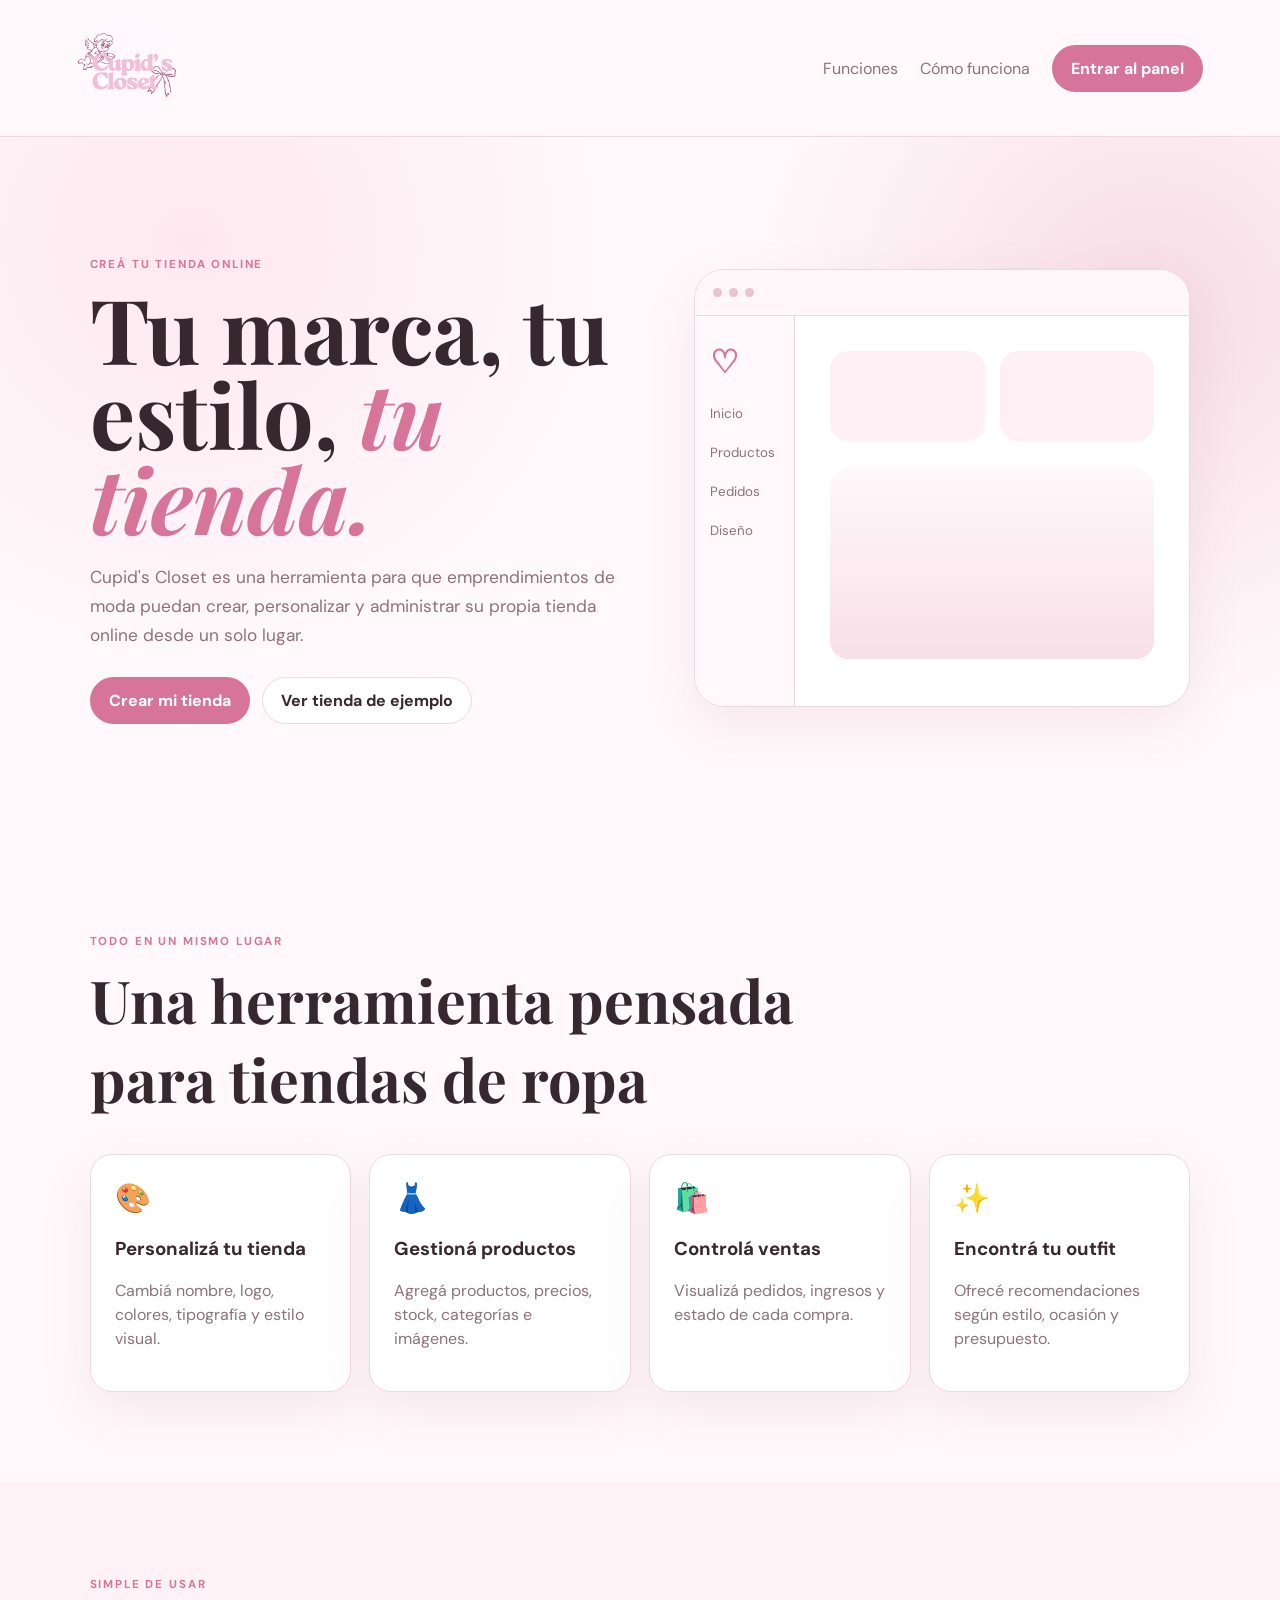
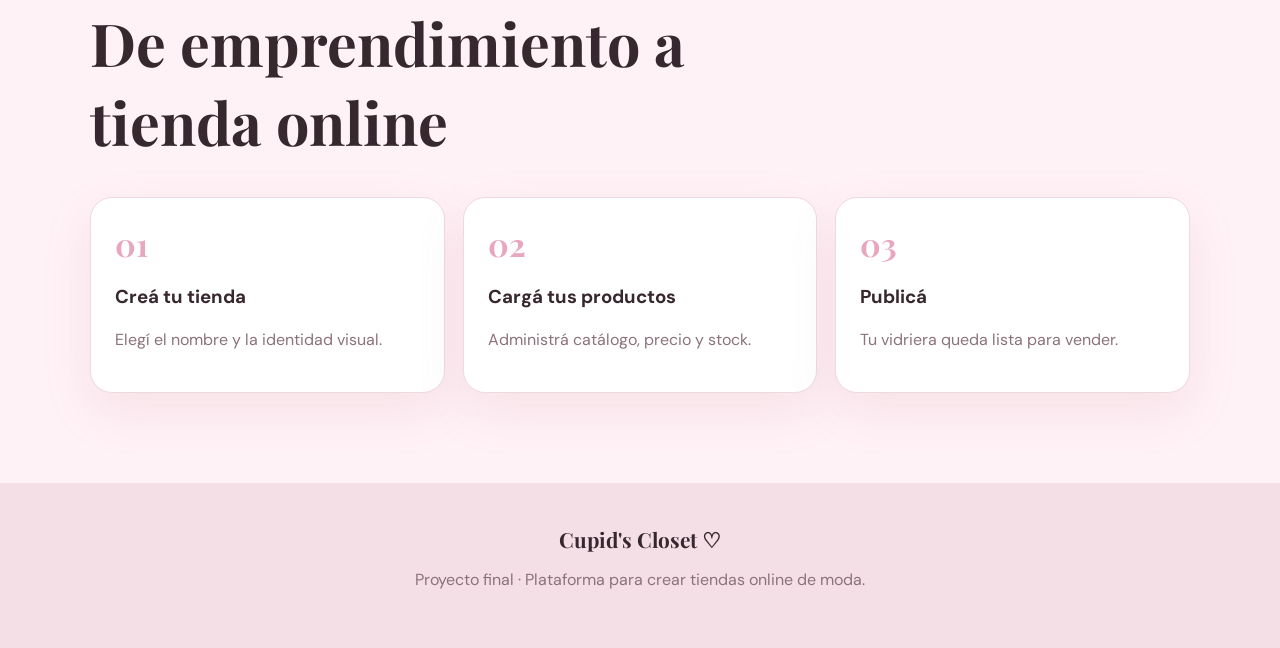
<file: index.html>
<!DOCTYPE html>
<html lang="es">
<head>
  <meta charset="UTF-8">
  <meta name="viewport" content="width=device-width, initial-scale=1.0">
  <title>Cupid's Closet | Crea tu tienda</title>
  <link rel="preconnect" href="https://fonts.googleapis.com">
  <link rel="preconnect" href="https://fonts.gstatic.com" crossorigin>
  <link href="https://fonts.googleapis.com/css2?family=DM+Sans:wght@400;500;600;700&family=Playfair+Display:ital,wght@0,600;1,600&display=swap" rel="stylesheet">
  <link rel="stylesheet" href="estilos.css">
</head>
<body class="landing-body">
  <header class="landing-header">
    <a href="index.html">
<img
src="/cupidscloset.jpg"
alt="Cupid's Closet"
style="
width: 100px;
height: 100px;
max-width: 100px;
max-height:100px; 
border-radius: 50%;
object-fit: cover;
display: block;
"
>
</a>
    <nav>
      <a href="#funciones">Funciones</a>
      <a href="#como-funciona">Cómo funciona</a>
      <a class="mini-btn" href="dashboard.html">Entrar al panel</a>
    </nav>
  </header>

  <main>
    <section class="landing-hero">
      <div>
        <span class="eyebrow">CREÁ TU TIENDA ONLINE</span>
        <h1>Tu marca, tu estilo, <em>tu tienda.</em></h1>
        <p>
          Cupid's Closet es una herramienta para que emprendimientos de moda puedan
          crear, personalizar y administrar su propia tienda online desde un solo lugar.
        </p>
        <div class="hero-buttons">
          <a class="btn primary" href="dashboard.html">Crear mi tienda</a>
          <a class="btn secondary" href="tienda.html">Ver tienda de ejemplo</a>
        </div>
      </div>

      <div class="mockup-card">
        <div class="mockup-top">
          <span></span><span></span><span></span>
        </div>
        <div class="mockup-content">
          <aside>
            <strong>♡</strong>
            <small>Inicio</small>
            <small>Productos</small>
            <small>Pedidos</small>
            <small>Diseño</small>
          </aside>
          <section>
            <div class="mock-stat"></div>
            <div class="mock-stat"></div>
            <div class="mock-chart"></div>
          </section>
        </div>
      </div>
    </section>

    <section id="funciones" class="landing-section">
      <div class="section-title">
        <span class="eyebrow">TODO EN UN MISMO LUGAR</span>
        <h2>Una herramienta pensada para tiendas de ropa</h2>
      </div>
      <div class="feature-grid">
        <article>
          <span>🎨</span>
          <h3>Personalizá tu tienda</h3>
          <p>Cambiá nombre, logo, colores, tipografía y estilo visual.</p>
        </article>
        <article>
          <span>👗</span>
          <h3>Gestioná productos</h3>
          <p>Agregá productos, precios, stock, categorías e imágenes.</p>
        </article>
        <article>
          <span>🛍️</span>
          <h3>Controlá ventas</h3>
          <p>Visualizá pedidos, ingresos y estado de cada compra.</p>
        </article>
        <article>
          <span>✨</span>
          <h3>Encontrá tu outfit</h3>
          <p>Ofrecé recomendaciones según estilo, ocasión y presupuesto.</p>
        </article>
      </div>
    </section>

    <section id="como-funciona" class="steps-section">
      <div class="section-title">
        <span class="eyebrow">SIMPLE DE USAR</span>
        <h2>De emprendimiento a tienda online</h2>
      </div>
      <div class="steps">
        <article><b>01</b><h3>Creá tu tienda</h3><p>Elegí el nombre y la identidad visual.</p></article>
        <article><b>02</b><h3>Cargá tus productos</h3><p>Administrá catálogo, precio y stock.</p></article>
        <article><b>03</b><h3>Publicá</h3><p>Tu vidriera queda lista para vender.</p></article>
      </div>
    </section>
  </main>

  <footer>
    <strong>Cupid's Closet ♡</strong>
    <p>Proyecto final · Plataforma para crear tiendas online de moda.</p>
  </footer>
</body>
</html>
</file>
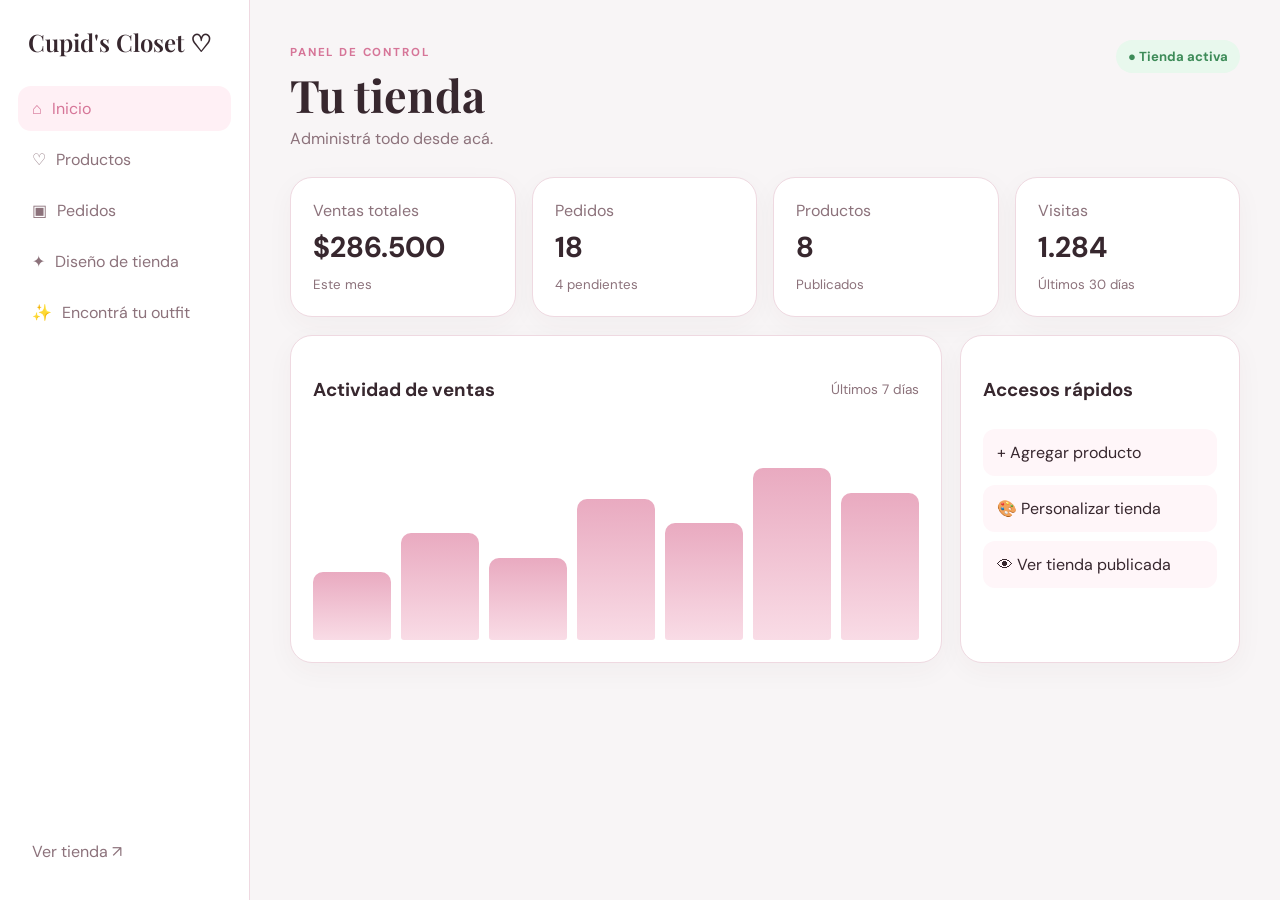
<file: dashboard.html>
<!DOCTYPE html>
<html lang="es">
<head>
  <meta charset="UTF-8">
  <meta name="viewport" content="width=device-width, initial-scale=1.0">
  <title>Panel | Cupid's Closet</title>
  <link rel="preconnect" href="https://fonts.googleapis.com">
  <link rel="preconnect" href="https://fonts.gstatic.com" crossorigin>
  <link href="https://fonts.googleapis.com/css2?family=DM+Sans:wght@400;500;600;700&family=Playfair+Display:ital,wght@0,600;1,600&display=swap" rel="stylesheet">
  <link rel="stylesheet" href="estilos.css">
</head>
<body class="dashboard-body">

  <aside class="sidebar">
    <a class="logo" href="index.html">Cupid's Closet ♡</a>

    <nav>
      <button class="nav-item active" data-target="inicio">⌂ <span>Inicio</span></button>
      <button class="nav-item" data-target="productos">♡ <span>Productos</span></button>
      <button class="nav-item" data-target="pedidos">▣ <span>Pedidos</span></button>
      <button class="nav-item" data-target="diseno">✦ <span>Diseño de tienda</span></button>
      <button class="nav-item" data-target="outfit">✨ <span>Encontrá tu outfit</span></button>
    </nav>

    <a class="view-store" href="tienda.html">Ver tienda ↗</a>
  </aside>

  <main class="dashboard-main">
    <section id="inicio" class="panel-section active">
      <div class="page-title">
        <div>
          <span class="eyebrow">PANEL DE CONTROL</span>
          <h1>Tu tienda</h1>
          <p>Administrá todo desde acá.</p>
        </div>
        <span class="status">● Tienda activa</span>
      </div>

      <div class="stats">
        <article><span>Ventas totales</span><strong>$286.500</strong><small>Este mes</small></article>
        <article><span>Pedidos</span><strong>18</strong><small>4 pendientes</small></article>
        <article><span>Productos</span><strong id="productCount">0</strong><small>Publicados</small></article>
        <article><span>Visitas</span><strong>1.284</strong><small>Últimos 30 días</small></article>
      </div>

      <div class="dashboard-grid">
        <article class="card">
          <div class="card-head"><h3>Actividad de ventas</h3><span>Últimos 7 días</span></div>
          <div class="bars">
            <i style="height:35%"></i><i style="height:55%"></i><i style="height:42%"></i>
            <i style="height:72%"></i><i style="height:60%"></i><i style="height:88%"></i><i style="height:75%"></i>
          </div>
        </article>

        <article class="card">
          <div class="card-head"><h3>Accesos rápidos</h3></div>
          <button class="quick" data-go="productos">+ Agregar producto</button>
          <button class="quick" data-go="diseno">🎨 Personalizar tienda</button>
          <a class="quick link" href="tienda.html">👁 Ver tienda publicada</a>
        </article>
      </div>
    </section>

    <section id="productos" class="panel-section">
      <div class="page-title">
        <div><span class="eyebrow">CATÁLOGO</span><h1>Productos</h1></div>
        <button class="btn primary" id="openProductForm">+ Nuevo producto</button>
      </div>

      <form id="productForm" class="card product-form hidden">
        <h3>Agregar producto</h3>
        <div class="form-grid">
          <label>Nombre<input id="nameInput" required placeholder="Ej: Top Rosé"></label>
          <label>Precio<input id="priceInput" required type="number" min="0" placeholder="25000"></label>
          <label>Stock<input id="stockInput" required type="number" min="0" value="1"></label>
          <label>Categoría
            <select id="categoryInput">
              <option value="tops">Tops</option>
              <option value="abrigos">Abrigos</option>
              <option value="pantalones">Pantalones</option>
              <option value="faldas">Faldas</option>
              <option value="vestidos">Vestidos</option>
              <option value="calzado">Calzado</option>
              <option value="accesorios">Accesorios</option>
            </select>
          </label>
          <label>Estilo
            <select id="styleInput">
              <option value="coquette">Coquette</option>
              <option value="y2k">Y2K</option>
              <option value="casual">Casual</option>
              <option value="elegante">Elegante</option>
            </select>
          </label>
          <label>URL de imagen<input id="imageInput" placeholder="Opcional"></label>
        </div>
        <div class="form-actions">
          <button class="btn secondary" type="button" id="cancelProduct">Cancelar</button>
          <button class="btn primary" type="submit">Guardar producto</button>
        </div>
      </form>

      <div class="card">
        <div class="table-head">
          <strong>Producto</strong><strong>Categoría</strong><strong>Stock</strong><strong>Precio</strong><strong></strong>
        </div>
        <div id="productTable"></div>
      </div>
    </section>

    <section id="pedidos" class="panel-section">
      <div class="page-title">
        <div><span class="eyebrow">VENTAS</span><h1>Pedidos</h1></div>
      </div>
      <div class="card">
        <div class="order-row header"><span>Pedido</span><span>Cliente</span><span>Total</span><span>Estado</span></div>
        <div class="order-row"><span>#1048</span><span>Martina R.</span><span>$22.500</span><span><b class="pill paid">Pagado</b></span></div>
        <div class="order-row"><span>#1047</span><span>Camila B.</span><span>$18.900</span><span><b class="pill pending">Preparando</b></span></div>
        <div class="order-row"><span>#1046</span><span>Julieta A.</span><span>$31.000</span><span><b class="pill shipped">Enviado</b></span></div>
      </div>
    </section>

    <section id="diseno" class="panel-section">
      <div class="page-title">
        <div><span class="eyebrow">PERSONALIZACIÓN</span><h1>Diseño de tienda</h1><p>Estos cambios se reflejan en la tienda de ejemplo.</p></div>
      </div>

      <div class="design-layout">
        <form id="designForm" class="card design-form">
          <label>Nombre de la tienda<input id="shopNameInput" value="Mi Tienda"></label>
          <label>Eslogan<input id="taglineInput" value="Tu estilo, a tu manera."></label>
          <label>Color principal<input id="primaryColorInput" type="color" value="#e8a7bd"></label>
          <label>Color de fondo<input id="backgroundColorInput" type="color" value="#fff8fb"></label>
          <label>Tipografía
            <select id="fontInput">
              <option value="delicada">Delicada</option>
              <option value="moderna">Moderna</option>
              <option value="clasica">Clásica</option>
            </select>
          </label>
          <button class="btn primary" type="submit">Guardar diseño</button>
        </form>

        <div class="store-preview" id="storePreview">
          <div class="preview-header"><strong id="previewName">Mi Tienda</strong><span>♡</span></div>
          <div class="preview-hero"><small>NUEVA COLECCIÓN</small><h2 id="previewTagline">Tu estilo, a tu manera.</h2><button>Comprar ahora</button></div>
          <div class="preview-products">
            <div></div><div></div><div></div>
          </div>
        </div>
      </div>
    </section>

    <section id="outfit" class="panel-section">
      <div class="page-title">
        <div>
          <span class="eyebrow">FUNCIÓN ESPECIAL</span>
          <h1>Encontrá tu outfit</h1>
          <p>Configurá la herramienta que usarán los clientes de la tienda.</p>
        </div>
      </div>

      <div class="card">
        <h3>¿Cómo funciona?</h3>
        <p class="muted">El cliente selecciona una ocasión, un estilo y un presupuesto. Cupid's Closet busca productos compatibles y arma una combinación.</p>

        <div class="outfit-config">
          <label><input type="checkbox" checked> Mostrar selector de ocasión</label>
          <label><input type="checkbox" checked> Mostrar selector de estilo</label>
          <label><input type="checkbox" checked> Mostrar presupuesto máximo</label>
          <label><input type="checkbox" checked> Mostrar precio total del outfit</label>
        </div>

        <a class="btn primary" href="tienda.html#outfit-finder">Probar en la tienda</a>
      </div>
    </section>
  </main>

  <script src="app.js"></script>
  <script src="dashboard.js"></script>
</body>
</html>
</file>
<file: estilos.css>
:root{
  --pink:#e8a7bd;
  --pink-strong:#d67598;
  --pink-light:#fdebf1;
  --background:#fff9fb;
  --surface:#ffffff;
  --text:#37272e;
  --muted:#8c727b;
  --border:#efd9e1;
  --shadow:0 18px 50px rgba(180,107,133,.12);
  --radius:22px;
  --shop-primary:#e8a7bd;
  --shop-bg:#fff8fb;
}

*{box-sizing:border-box}
html{scroll-behavior:smooth}
body{margin:0;font-family:"DM Sans",sans-serif;color:var(--text);background:var(--background)}
a{text-decoration:none;color:inherit}
button,input,select{font:inherit}
button{cursor:pointer}
.logo,.shop-logo{font-family:"Playfair Display",serif;font-size:1.5rem;font-weight:600}
.eyebrow{font-size:.72rem;letter-spacing:.16em;font-weight:700;color:var(--pink-strong)}
.btn,.mini-btn{display:inline-flex;align-items:center;justify-content:center;border-radius:999px;padding:12px 18px;border:1px solid transparent;font-weight:700}
.btn.primary,.mini-btn{background:var(--pink-strong);color:white}
.btn.secondary{background:white;border-color:var(--border)}
.hidden{display:none!important}
.muted{color:var(--muted);line-height:1.6}

/* LANDING */
.landing-header{position:sticky;top:0;z-index:20;display:flex;justify-content:space-between;align-items:center;padding:18px 6vw;background:rgba(255,249,251,.9);backdrop-filter:blur(16px);border-bottom:1px solid var(--border)}
.landing-header nav{display:flex;align-items:center;gap:22px;color:var(--muted)}
.landing-hero{min-height:78vh;display:grid;grid-template-columns:1.05fr .95fr;align-items:center;gap:55px;padding:70px 7vw;background:radial-gradient(circle at 15% 15%,#fde8ef,transparent 34%),radial-gradient(circle at 90% 25%,#f7dce5,transparent 32%)}
.landing-hero h1{font-family:"Playfair Display",serif;font-size:clamp(3rem,7vw,5.9rem);line-height:.95;margin:12px 0 22px}
.landing-hero h1 em{color:var(--pink-strong)}
.landing-hero p{color:var(--muted);font-size:1.08rem;line-height:1.7;max-width:650px}
.hero-buttons{display:flex;gap:12px;flex-wrap:wrap;margin-top:26px}
.mockup-card{background:white;border:1px solid var(--border);border-radius:30px;box-shadow:var(--shadow);overflow:hidden}
.mockup-top{height:46px;background:#fff7fa;border-bottom:1px solid var(--border);display:flex;gap:7px;align-items:center;padding:0 18px}
.mockup-top span{width:9px;height:9px;border-radius:50%;background:#e7c4d0}
.mockup-content{display:grid;grid-template-columns:100px 1fr;min-height:390px}
.mockup-content aside{background:#fff9fb;border-right:1px solid var(--border);padding:25px 15px;display:flex;flex-direction:column;gap:22px;color:var(--muted)}
.mockup-content aside strong{font-size:2rem;color:var(--pink-strong)}
.mockup-content section{padding:35px;display:grid;grid-template-columns:1fr 1fr;gap:15px}
.mock-stat{height:90px;background:#fff0f5;border-radius:18px}
.mock-chart{grid-column:1/-1;height:190px;border-radius:18px;background:linear-gradient(180deg,#fff8fb,#f8dfe8)}
.landing-section,.steps-section{padding:90px 7vw}
.section-title{max-width:740px;margin-bottom:36px}
.section-title h2{font-family:"Playfair Display",serif;font-size:clamp(2.2rem,5vw,3.7rem);margin:10px 0}
.feature-grid{display:grid;grid-template-columns:repeat(4,1fr);gap:18px}
.feature-grid article,.steps article{background:white;border:1px solid var(--border);border-radius:var(--radius);padding:24px;box-shadow:var(--shadow)}
.feature-grid article>span{font-size:1.8rem}
.feature-grid p,.steps p{color:var(--muted);line-height:1.5}
.steps-section{background:#fff2f6}
.steps{display:grid;grid-template-columns:repeat(3,1fr);gap:18px}
.steps b{font-family:"Playfair Display",serif;font-size:2rem;color:var(--pink)}
footer{padding:42px 7vw;text-align:center;background:#f4dfe7;color:var(--muted)}
footer strong{font-family:"Playfair Display",serif;color:var(--text);font-size:1.3rem}

/* DASHBOARD */
.dashboard-body{background:#f8f5f6;min-height:100vh}
.sidebar{position:fixed;left:0;top:0;width:250px;height:100vh;background:white;border-right:1px solid var(--border);padding:26px 18px;display:flex;flex-direction:column}
.sidebar .logo{padding:0 10px 28px}
.sidebar nav{display:flex;flex-direction:column;gap:6px}
.nav-item{border:0;background:transparent;text-align:left;border-radius:13px;padding:12px 14px;color:var(--muted);display:flex;gap:10px;align-items:center}
.nav-item.active,.nav-item:hover{background:#fff0f5;color:var(--pink-strong)}
.view-store{margin-top:auto;padding:12px 14px;color:var(--muted)}
.dashboard-main{margin-left:250px;padding:40px;width:calc(100% - 250px)}
.panel-section{display:none}
.panel-section.active{display:block}
.page-title{display:flex;justify-content:space-between;align-items:flex-start;gap:20px;margin-bottom:28px}
.page-title h1{font-family:"Playfair Display",serif;font-size:2.8rem;margin:4px 0}
.page-title p{color:var(--muted);margin:0}
.status{background:#e8f8ed;color:#3d8b58;padding:8px 12px;border-radius:999px;font-size:.82rem;font-weight:700}
.stats{display:grid;grid-template-columns:repeat(4,1fr);gap:16px}
.stats article,.card{background:white;border:1px solid var(--border);border-radius:var(--radius);padding:22px;box-shadow:0 8px 28px rgba(80,40,55,.04)}
.stats span,.stats small{color:var(--muted)}
.stats strong{display:block;font-size:1.8rem;margin:7px 0}
.dashboard-grid{display:grid;grid-template-columns:1.4fr .6fr;gap:18px;margin-top:18px}
.card-head{display:flex;justify-content:space-between;align-items:center}
.card-head span{color:var(--muted);font-size:.85rem}
.bars{height:220px;display:flex;gap:10px;align-items:end;padding-top:24px}
.bars i{flex:1;background:linear-gradient(#e9aac0,#f9dce6);border-radius:10px 10px 3px 3px}
.quick{display:block;width:100%;border:0;background:#fff6f9;border-radius:12px;padding:13px 14px;text-align:left;margin-top:9px;color:var(--text)}
.quick.link{display:block}
.product-form{margin-bottom:18px}
.product-form h3{margin-top:0}
.form-grid{display:grid;grid-template-columns:repeat(3,1fr);gap:14px}
.form-grid label,.design-form label,.finder-card label{display:flex;flex-direction:column;gap:8px;font-weight:600;font-size:.9rem}
input,select{border:1px solid var(--border);border-radius:12px;padding:11px 12px;background:white;color:var(--text);outline:none}
.form-actions{display:flex;justify-content:flex-end;gap:10px;margin-top:18px}
.table-head,.product-row{display:grid;grid-template-columns:2fr 1fr .7fr .8fr .7fr;gap:12px;align-items:center;padding:14px 0}
.table-head{color:var(--muted);font-size:.82rem;border-bottom:1px solid var(--border)}
.product-row{border-bottom:1px solid var(--border)}
.product-row:last-child{border-bottom:0}
.product-name-cell{display:flex;align-items:center;gap:12px}
.thumb{width:44px;height:44px;border-radius:11px;background:#fdebf1;display:flex;align-items:center;justify-content:center;overflow:hidden;color:var(--pink-strong)}
.thumb img{width:100%;height:100%;object-fit:cover}
.product-name-cell small{display:block;color:var(--muted);margin-top:3px}
.delete-btn{border:0;background:#fff0f3;color:#bf4e72;border-radius:10px;padding:8px}
.order-row{display:grid;grid-template-columns:1fr 1.5fr 1fr 1fr;gap:14px;padding:15px 0;border-bottom:1px solid var(--border)}
.order-row.header{color:var(--muted);font-size:.82rem;font-weight:700}
.pill{display:inline-block;padding:6px 9px;border-radius:999px;font-size:.78rem}
.pill.paid{background:#e9f8ee;color:#3e8c58}
.pill.pending{background:#fff2d1;color:#947022}
.pill.shipped{background:#eaf0ff;color:#5970a3}
.design-layout{display:grid;grid-template-columns:.65fr 1.35fr;gap:20px}
.design-form{display:grid;gap:15px;height:max-content}
.store-preview{--preview-primary:#e8a7bd;background:#fff8fb;border:1px solid var(--border);border-radius:28px;overflow:hidden;min-height:500px;box-shadow:var(--shadow)}
.preview-header{display:flex;justify-content:space-between;padding:18px 24px;background:white;border-bottom:1px solid var(--border);font-family:"Playfair Display",serif}
.preview-hero{padding:55px 36px;text-align:center;background:linear-gradient(145deg,color-mix(in srgb,var(--preview-primary) 35%,white),white)}
.preview-hero h2{font-family:"Playfair Display",serif;font-size:2.5rem;margin:10px 0 18px}
.preview-hero button{border:0;background:var(--preview-primary);color:white;border-radius:999px;padding:10px 15px}
.preview-products{display:grid;grid-template-columns:repeat(3,1fr);gap:12px;padding:22px}
.preview-products div{height:150px;background:linear-gradient(145deg,#ffe6ee,#f6cbd9);border-radius:16px}
.outfit-config{display:grid;gap:13px;margin:20px 0}
.outfit-config label{display:flex;gap:10px;align-items:center}

/* SHOP */
.shop-body{background:var(--shop-bg)}
.shop-header{position:sticky;top:0;z-index:20;display:flex;align-items:center;justify-content:space-between;padding:17px 6vw;background:rgba(255,255,255,.92);backdrop-filter:blur(16px);border-bottom:1px solid var(--border)}
.shop-header nav{display:flex;gap:20px;color:var(--muted)}
.cart-button{border:1px solid var(--border);background:white;border-radius:999px;padding:9px 13px}
.shop-hero{text-align:center;padding:100px 7vw;background:radial-gradient(circle at 20% 20%,color-mix(in srgb,var(--shop-primary) 35%,white),transparent 35%),linear-gradient(180deg,var(--shop-bg),#fff)}
.shop-hero h1{font-family:"Playfair Display",serif;font-size:clamp(3rem,7vw,5.7rem);max-width:900px;margin:12px auto}
.shop-hero p{color:var(--muted);margin-bottom:25px}
.shop-hero .btn.primary,.shop-product-info button,.finder-card .btn.primary{background:var(--shop-primary)}
.shop-section,.finder-section{width:min(1160px,88vw);margin:80px auto}
.shop-section-title{display:flex;justify-content:space-between;align-items:end;gap:20px;margin-bottom:25px}
.shop-section-title h2,.finder-title h2{font-family:"Playfair Display",serif;font-size:2.5rem;margin:6px 0}
.filters{display:flex;gap:10px}
.shop-products{display:grid;grid-template-columns:repeat(4,1fr);gap:18px}
.shop-product-card{background:white;border:1px solid var(--border);border-radius:20px;overflow:hidden}
.shop-product-image{aspect-ratio:4/5;background:linear-gradient(145deg,color-mix(in srgb,var(--shop-primary) 28%,white),#fff);display:flex;align-items:center;justify-content:center}
.shop-product-image span{font-size:3rem;color:white}
.shop-product-image img{width:100%;height:100%;object-fit:cover}
.shop-product-info{padding:16px}
.shop-product-info small{color:var(--muted)}
.shop-product-info h3{font-family:"Playfair Display",serif;margin:7px 0 15px}
.product-bottom{display:flex;justify-content:space-between;align-items:center;gap:10px}
.product-bottom button{border:0;color:white;border-radius:999px;padding:8px 12px}
.finder-section{background:white;border:1px solid var(--border);border-radius:30px;padding:38px}
.finder-title{text-align:center;max-width:650px;margin:0 auto 28px}
.finder-title p{color:var(--muted);line-height:1.6}
.finder-card{display:grid;grid-template-columns:1fr 1fr 1fr auto;gap:14px;align-items:end;background:#fff7fa;padding:20px;border-radius:20px}
.outfit-result{margin-top:28px}
.outfit-head{display:flex;justify-content:space-between;align-items:end;margin-bottom:15px}
.outfit-head h3{font-family:"Playfair Display",serif;font-size:1.8rem;margin:5px 0}
.outfit-grid{display:grid;grid-template-columns:repeat(3,1fr);gap:14px}
.outfit-item{border:1px solid var(--border);border-radius:16px;padding:12px;background:white}
.outfit-item>div{height:150px;background:#fdebf1;border-radius:12px;display:flex;align-items:center;justify-content:center;font-size:2rem;color:var(--shop-primary);overflow:hidden}
.outfit-item img{width:100%;height:100%;object-fit:cover}
.outfit-item strong,.outfit-item small{display:block;margin-top:8px}
.outfit-item small{color:var(--muted)}
.cart-drawer{position:fixed;right:-420px;top:0;width:min(400px,92vw);height:100vh;background:white;z-index:50;padding:22px;box-shadow:-20px 0 50px rgba(0,0,0,.1);transition:.25s;display:flex;flex-direction:column}
.cart-drawer.open{right:0}
.cart-header{display:flex;justify-content:space-between;align-items:center;border-bottom:1px solid var(--border)}
.cart-header h3{font-family:"Playfair Display",serif;font-size:1.5rem}
.cart-header button{border:0;background:none}
.cart-item{display:flex;justify-content:space-between;gap:10px;padding:14px 0;border-bottom:1px solid var(--border)}
.cart-item small{display:block;color:var(--muted);margin-top:3px}
.cart-item button{border:0;background:none;color:#bd5578}
.cart-total{display:flex;justify-content:space-between;margin-top:auto;border-top:1px solid var(--border);padding-top:18px}
.overlay{position:fixed;inset:0;background:rgba(50,30,38,.25);z-index:40;opacity:0;pointer-events:none;transition:.2s}
.overlay.open{opacity:1;pointer-events:auto}
.shop-footer{background:color-mix(in srgb,var(--shop-primary) 25%,white)}

@media(max-width:950px){
  .landing-header nav a:not(.mini-btn),.shop-header nav{display:none}
  .landing-hero{grid-template-columns:1fr}
  .feature-grid{grid-template-columns:repeat(2,1fr)}
  .stats{grid-template-columns:repeat(2,1fr)}
  .dashboard-grid,.design-layout{grid-template-columns:1fr}
  .form-grid{grid-template-columns:repeat(2,1fr)}
  .shop-products{grid-template-columns:repeat(2,1fr)}
  .finder-card{grid-template-columns:1fr 1fr}
}

@media(max-width:700px){
  .sidebar{width:74px;padding:22px 9px}
  .sidebar .logo{font-size:0}
  .sidebar .logo::after{content:"♡";font-size:2rem}
  .nav-item span,.view-store{display:none}
  .dashboard-main{margin-left:74px;width:calc(100% - 74px);padding:24px 14px}
  .page-title,.shop-section-title{flex-direction:column;align-items:flex-start}
  .stats,.feature-grid,.steps,.shop-products,.form-grid,.finder-card,.outfit-grid{grid-template-columns:1fr}
  .table-head{display:none}
  .product-row{grid-template-columns:1fr 1fr}
  .landing-hero{padding-left:6vw;padding-right:6vw}
  .mockup-content{grid-template-columns:70px 1fr}
  .shop-header{padding:15px 5vw}
  
  .landing-header .logo img {
width: 45px !important;
height: 45px !important;
max-width: 45px !important;
max-height: 45px !important;
border-radius: 50%;
object-fit: cover;
display: block;
}
}
</file>
